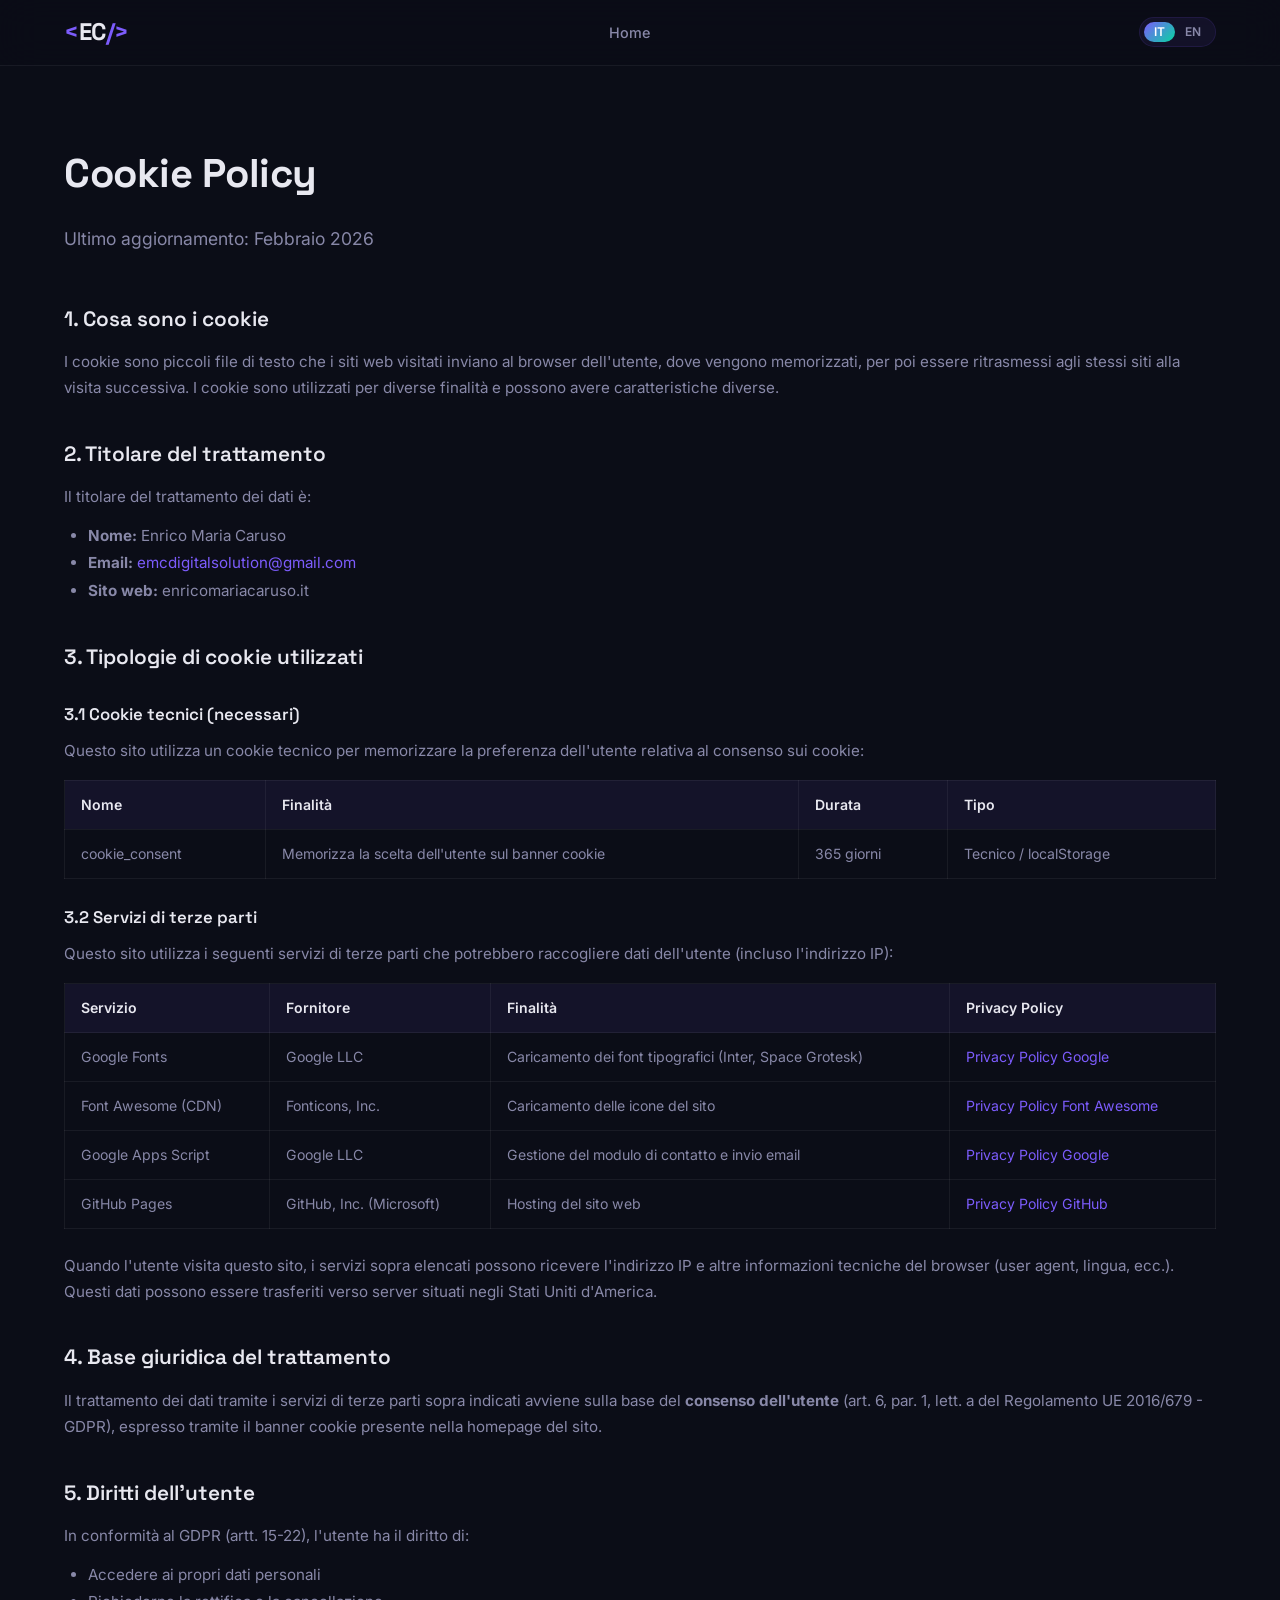
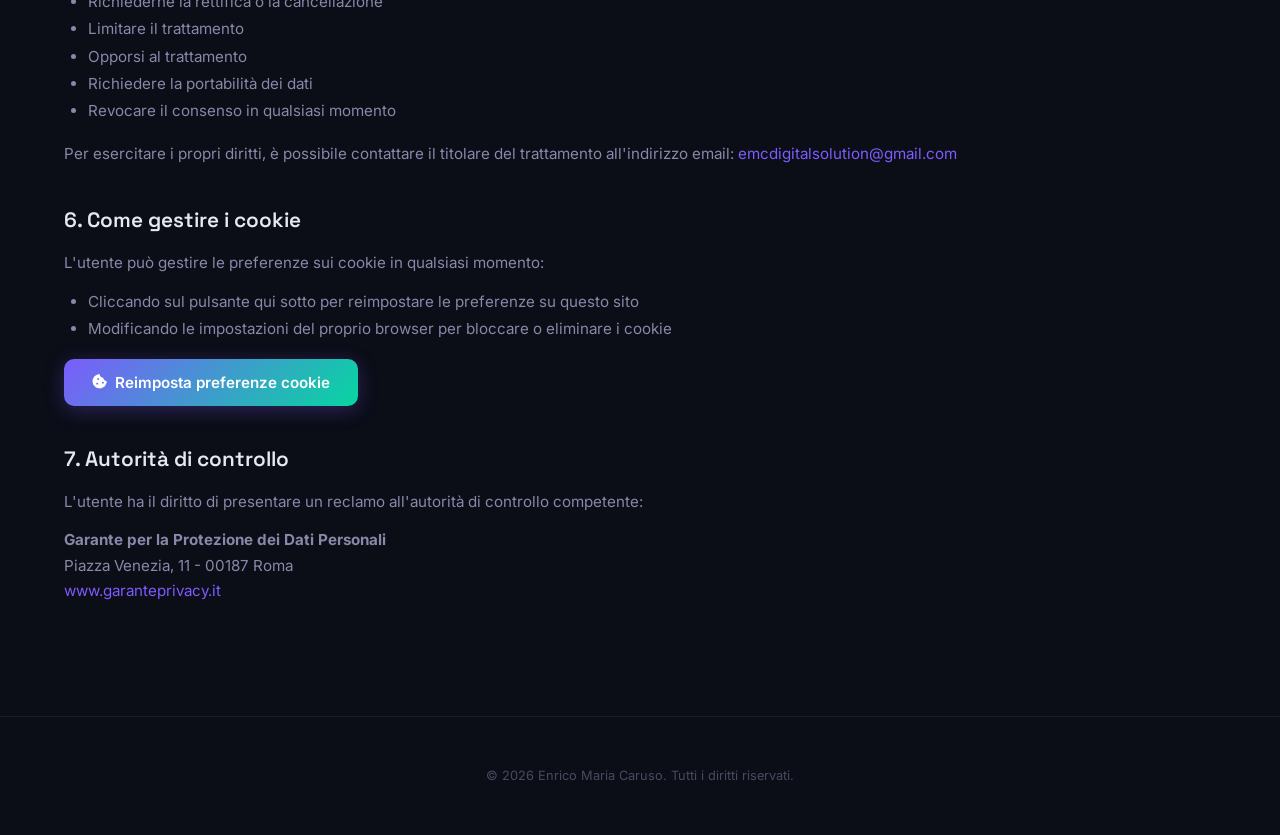
<file: cookie-policy.html>
<!DOCTYPE html>
<html lang="it">
<head>
  <meta charset="UTF-8">
  <meta name="viewport" content="width=device-width, initial-scale=1.0">
  <title>Cookie Policy - Enrico Maria Caruso</title>
  <meta name="robots" content="noindex, follow">
  <link rel="canonical" href="https://www.enricomariacaruso.it/cookie-policy.html">
  <link rel="icon" type="image/svg+xml" href="favicon.svg">
  <link rel="stylesheet" href="style.css">
  <link rel="preconnect" href="https://fonts.googleapis.com">
  <link rel="preconnect" href="https://fonts.gstatic.com" crossorigin>
  <link href="https://fonts.googleapis.com/css2?family=Inter:wght@300;400;500;600&family=Space+Grotesk:wght@500;600;700&display=swap" rel="stylesheet">
  <link rel="stylesheet" href="https://cdnjs.cloudflare.com/ajax/libs/font-awesome/6.5.1/css/all.min.css">
</head>
<body>

  <nav class="navbar scrolled" id="navbar">
    <div class="nav-container">
      <a href="index.html" class="nav-logo">
        <span class="logo-bracket">&lt;</span>EC<span class="logo-bracket">/&gt;</span>
      </a>
      <ul class="nav-links" id="navLinks">
        <li><a href="index.html">Home</a></li>
      </ul>
      <button class="lang-switch" id="langSwitch" aria-label="Cambia lingua" data-i18n-aria="langswitch-aria">
        <span class="lang-option active" data-lang="it">IT</span>
        <span class="lang-option" data-lang="en">EN</span>
      </button>
    </div>
  </nav>

  <section class="section" style="padding-top: 140px;">
    <div class="container">
      <h1 class="section-title" data-i18n="cookie.page-title">Cookie Policy</h1>
      <p class="section-subtitle" data-i18n="cookie.last-update">Ultimo aggiornamento: Febbraio 2026</p>

      <div class="policy-content">

        <h2 data-i18n="cookie.h2-1">1. Cosa sono i cookie</h2>
        <p data-i18n="cookie.p1">I cookie sono piccoli file di testo che i siti web visitati inviano al browser dell'utente, dove vengono memorizzati, per poi essere ritrasmessi agli stessi siti alla visita successiva. I cookie sono utilizzati per diverse finalit&agrave; e possono avere caratteristiche diverse.</p>

        <h2 data-i18n="cookie.h2-2">2. Titolare del trattamento</h2>
        <p data-i18n="cookie.p2">Il titolare del trattamento dei dati &egrave;:</p>
        <ul>
          <li><strong data-i18n="cookie.p2-name">Nome:</strong> Enrico Maria Caruso</li>
          <li><strong data-i18n="cookie.p2-email">Email:</strong> <a href="mailto:emcdigitalsolution@gmail.com">emcdigitalsolution@gmail.com</a></li>
          <li><strong data-i18n="cookie.p2-site">Sito web:</strong> enricomariacaruso.it</li>
        </ul>

        <h2 data-i18n="cookie.h2-3">3. Tipologie di cookie utilizzati</h2>

        <h3 data-i18n="cookie.h3-31">3.1 Cookie tecnici (necessari)</h3>
        <p data-i18n="cookie.p31">Questo sito utilizza un cookie tecnico per memorizzare la preferenza dell'utente relativa al consenso sui cookie:</p>
        <table class="policy-table">
          <thead>
            <tr>
              <th data-i18n="cookie.th-name">Nome</th>
              <th data-i18n="cookie.th-purpose">Finalit&agrave;</th>
              <th data-i18n="cookie.th-duration">Durata</th>
              <th data-i18n="cookie.th-type">Tipo</th>
            </tr>
          </thead>
          <tbody>
            <tr>
              <td>cookie_consent</td>
              <td data-i18n="cookie.td-purpose">Memorizza la scelta dell'utente sul banner cookie</td>
              <td data-i18n="cookie.td-duration">365 giorni</td>
              <td data-i18n="cookie.td-type">Tecnico / localStorage</td>
            </tr>
          </tbody>
        </table>

        <h3 data-i18n="cookie.h3-32">3.2 Servizi di terze parti</h3>
        <p data-i18n="cookie.p32">Questo sito utilizza i seguenti servizi di terze parti che potrebbero raccogliere dati dell'utente (incluso l'indirizzo IP):</p>

        <table class="policy-table">
          <thead>
            <tr>
              <th data-i18n="cookie.th-service">Servizio</th>
              <th data-i18n="cookie.th-provider">Fornitore</th>
              <th data-i18n="cookie.th-purpose">Finalit&agrave;</th>
              <th data-i18n="cookie.th-privacy">Privacy Policy</th>
            </tr>
          </thead>
          <tbody>
            <tr>
              <td>Google Fonts</td>
              <td>Google LLC</td>
              <td data-i18n="cookie.td-gfonts-purpose">Caricamento dei font tipografici (Inter, Space Grotesk)</td>
              <td><a href="https://policies.google.com/privacy" target="_blank" rel="noopener">Privacy Policy Google</a></td>
            </tr>
            <tr>
              <td>Font Awesome (CDN)</td>
              <td>Fonticons, Inc.</td>
              <td data-i18n="cookie.td-fa-purpose">Caricamento delle icone del sito</td>
              <td><a href="https://fontawesome.com/privacy" target="_blank" rel="noopener">Privacy Policy Font Awesome</a></td>
            </tr>
            <tr>
              <td>Google Apps Script</td>
              <td>Google LLC</td>
              <td data-i18n="cookie.td-fs-purpose">Gestione del modulo di contatto e invio email</td>
              <td><a href="https://policies.google.com/privacy" target="_blank" rel="noopener">Privacy Policy Google</a></td>
            </tr>
            <tr>
              <td>GitHub Pages</td>
              <td>GitHub, Inc. (Microsoft)</td>
              <td data-i18n="cookie.td-gh-purpose">Hosting del sito web</td>
              <td><a href="https://docs.github.com/en/site-policy/privacy-policies/github-general-privacy-statement" target="_blank" rel="noopener">Privacy Policy GitHub</a></td>
            </tr>
          </tbody>
        </table>

        <p data-i18n="cookie.p32-extra">Quando l'utente visita questo sito, i servizi sopra elencati possono ricevere l'indirizzo IP e altre informazioni tecniche del browser (user agent, lingua, ecc.). Questi dati possono essere trasferiti verso server situati negli Stati Uniti d'America.</p>

        <h2 data-i18n="cookie.h2-4">4. Base giuridica del trattamento</h2>
        <p data-i18n-html="cookie.p4-html">Il trattamento dei dati tramite i servizi di terze parti sopra indicati avviene sulla base del <strong>consenso dell'utente</strong> (art. 6, par. 1, lett. a del Regolamento UE 2016/679 - GDPR), espresso tramite il banner cookie presente nella homepage del sito.</p>

        <h2 data-i18n="cookie.h2-5">5. Diritti dell'utente</h2>
        <p data-i18n="cookie.p5">In conformit&agrave; al GDPR (artt. 15-22), l'utente ha il diritto di:</p>
        <ul>
          <li data-i18n="cookie.right1">Accedere ai propri dati personali</li>
          <li data-i18n="cookie.right2">Richiederne la rettifica o la cancellazione</li>
          <li data-i18n="cookie.right3">Limitare il trattamento</li>
          <li data-i18n="cookie.right4">Opporsi al trattamento</li>
          <li data-i18n="cookie.right5">Richiedere la portabilit&agrave; dei dati</li>
          <li data-i18n="cookie.right6">Revocare il consenso in qualsiasi momento</li>
        </ul>
        <p data-i18n-html="cookie.p5-contact">Per esercitare i propri diritti, &egrave; possibile contattare il titolare del trattamento all'indirizzo email: <a href="mailto:emcdigitalsolution@gmail.com">emcdigitalsolution@gmail.com</a></p>

        <h2 data-i18n="cookie.h2-6">6. Come gestire i cookie</h2>
        <p data-i18n="cookie.p6">L'utente pu&ograve; gestire le preferenze sui cookie in qualsiasi momento:</p>
        <ul>
          <li data-i18n="cookie.manage1">Cliccando sul pulsante qui sotto per reimpostare le preferenze su questo sito</li>
          <li data-i18n="cookie.manage2">Modificando le impostazioni del proprio browser per bloccare o eliminare i cookie</li>
        </ul>
        <p>
          <button class="btn btn-primary" onclick="localStorage.removeItem('cookie_consent'); window.location.href='index.html';">
            <i class="fas fa-cookie-bite"></i> <span data-i18n="cookie.btn-reset">Reimposta preferenze cookie</span>
          </button>
        </p>

        <h2 data-i18n="cookie.h2-7">7. Autorit&agrave; di controllo</h2>
        <p data-i18n="cookie.p7">L'utente ha il diritto di presentare un reclamo all'autorit&agrave; di controllo competente:</p>
        <p data-i18n-html="cookie.p7-authority-html"><strong>Garante per la Protezione dei Dati Personali</strong><br>
        Piazza Venezia, 11 - 00187 Roma<br>
        <a href="https://www.garanteprivacy.it" target="_blank" rel="noopener">www.garanteprivacy.it</a></p>

      </div>
    </div>
  </section>

  <footer class="footer">
    <div class="container">
      <div class="footer-content">
        <p class="footer-copy">&copy; <script>document.write(new Date().getFullYear())</script> Enrico Maria Caruso. <span data-i18n="footer.rights">Tutti i diritti riservati.</span></p>
      </div>
    </div>
  </footer>

  <script src="i18n.js"></script>
</body>
</html>
</file>
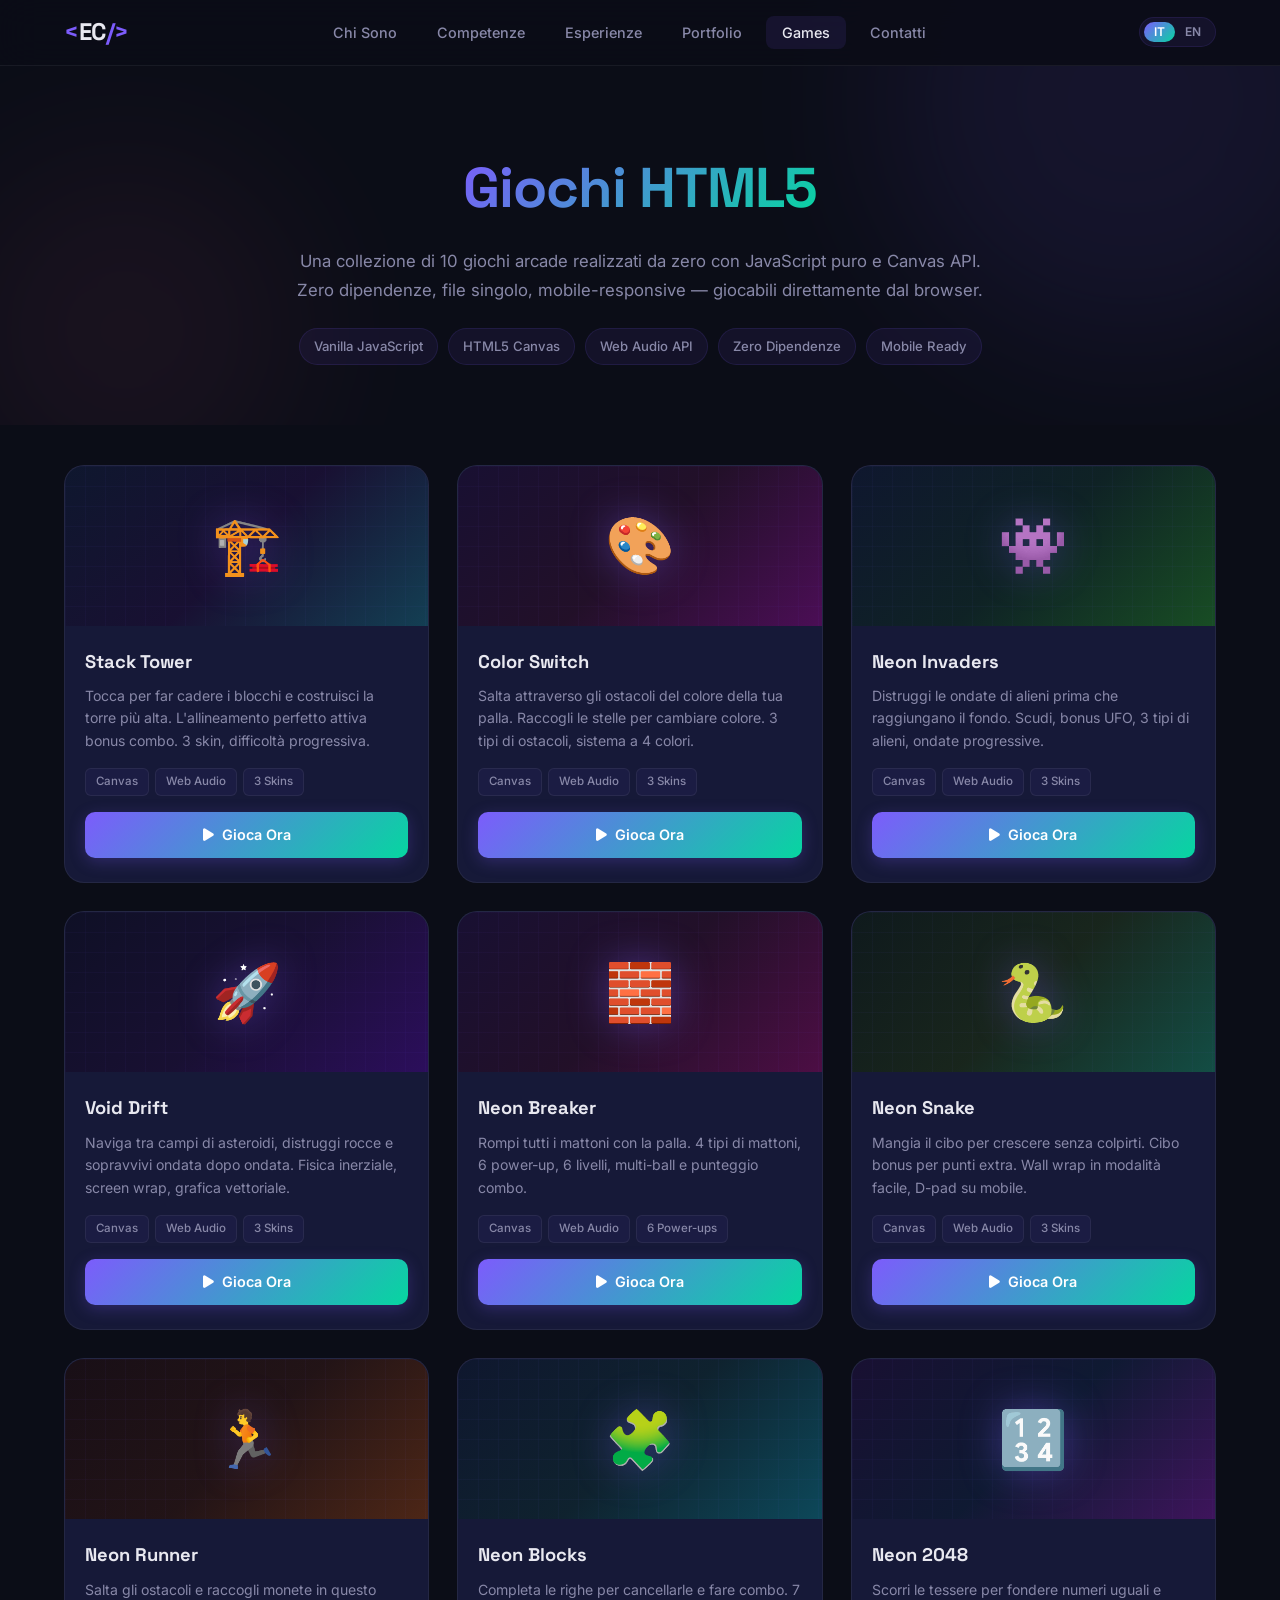
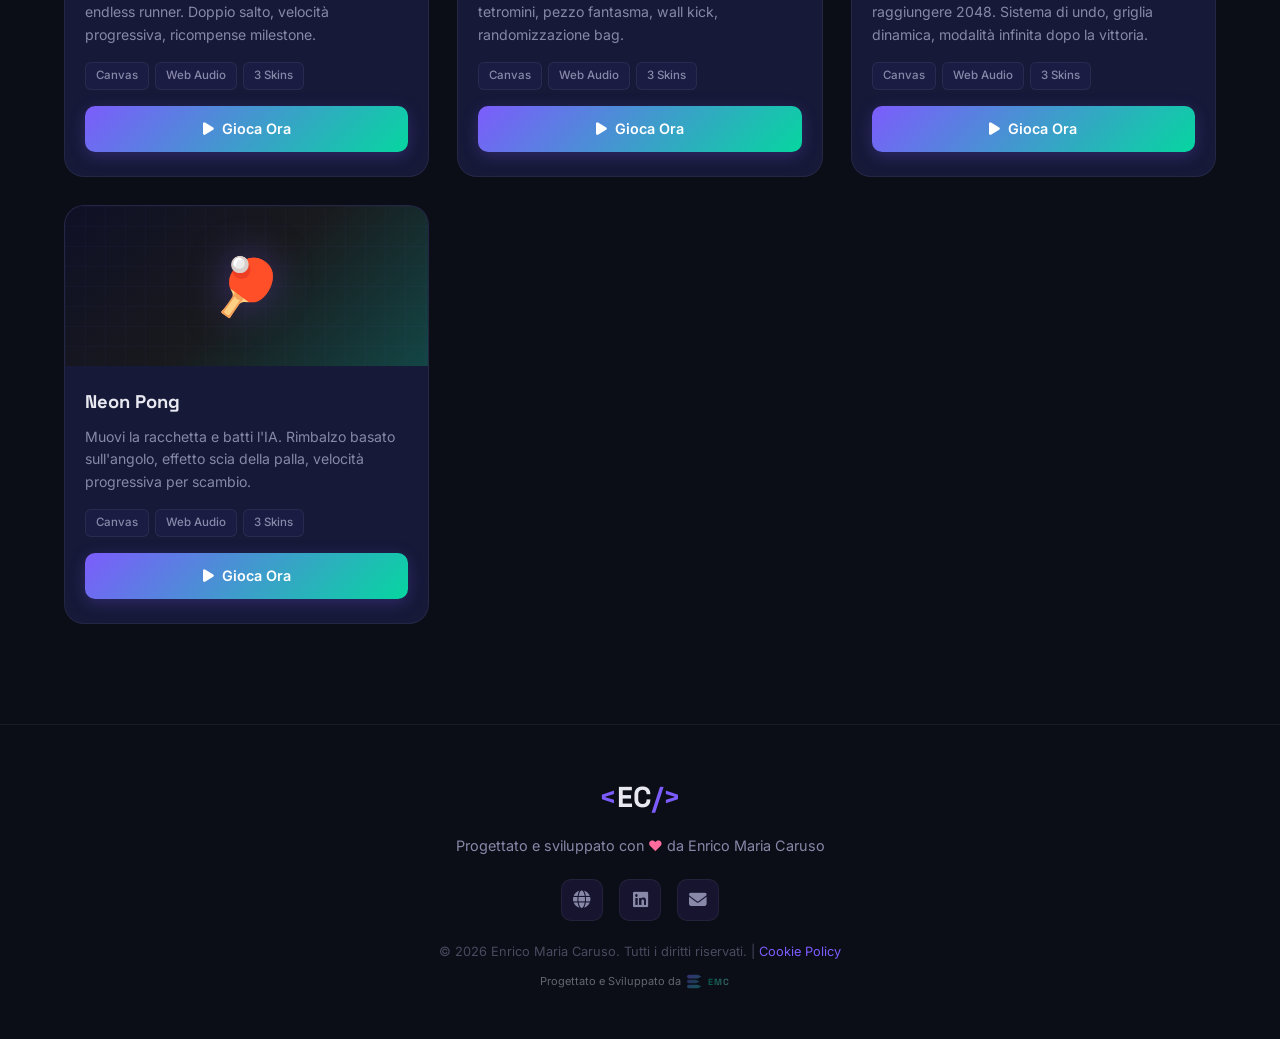
<file: games.html>
<!DOCTYPE html>
<html lang="it">
<head>
  <meta charset="UTF-8">
  <meta name="viewport" content="width=device-width, initial-scale=1.0">
  <title>Giochi HTML5 - Enrico Maria Caruso</title>
  <meta name="description" content="Una collezione di 10 giochi HTML5 realizzati con JavaScript puro e Canvas API. Zero dipendenze, mobile-ready, giocabili da qualsiasi browser.">
  <meta name="author" content="Enrico Maria Caruso">
  <meta property="og:title" content="Giochi HTML5 - Enrico Maria Caruso">
  <meta property="og:description" content="10 giochi HTML5 realizzati con JS puro e Canvas API. Gioca ora!">
  <meta property="og:type" content="website">
  <link rel="canonical" href="https://www.enricomariacaruso.it/games.html">
  <link rel="icon" type="image/svg+xml" href="favicon.svg">
  <link rel="stylesheet" href="style.css">
  <link rel="preconnect" href="https://fonts.googleapis.com">
  <link rel="preconnect" href="https://fonts.gstatic.com" crossorigin>
  <link href="https://fonts.googleapis.com/css2?family=Inter:wght@300;400;500;600&family=Space+Grotesk:wght@500;600;700&display=swap" rel="stylesheet">
  <link rel="stylesheet" href="https://cdnjs.cloudflare.com/ajax/libs/font-awesome/6.5.1/css/all.min.css">
  <style>
    /* ===== Games Page Specific ===== */
    .games-hero {
      padding: 140px 24px 60px;
      text-align: center;
      position: relative;
      overflow: hidden;
    }

    .games-hero-bg {
      position: absolute;
      inset: 0;
      overflow: hidden;
    }

    .games-hero-bg .hero-shape {
      position: absolute;
      border-radius: 50%;
      filter: blur(80px);
      opacity: 0.3;
    }

    .games-hero-bg .hero-shape-1 {
      width: 500px;
      height: 500px;
      background: rgba(124, 92, 252, 0.3);
      top: -150px;
      right: -100px;
      animation: float1 20s ease-in-out infinite;
    }

    .games-hero-bg .hero-shape-2 {
      width: 350px;
      height: 350px;
      background: rgba(255, 107, 157, 0.2);
      bottom: -80px;
      left: -50px;
      animation: float2 25s ease-in-out infinite;
    }

    .games-hero-content {
      position: relative;
      z-index: 1;
      max-width: 700px;
      margin: 0 auto;
    }

    .games-hero-content h1 {
      font-family: var(--font-heading);
      font-size: clamp(2rem, 5vw, 3.5rem);
      font-weight: 700;
      margin-bottom: 12px;
      letter-spacing: -1px;
    }

    .games-hero-content p {
      color: var(--text-secondary);
      font-size: 1.05rem;
      margin-bottom: 24px;
      line-height: 1.7;
    }

    .tech-badges {
      display: flex;
      gap: 10px;
      justify-content: center;
      flex-wrap: wrap;
    }

    .tech-badges span {
      padding: 6px 14px;
      background: rgba(124, 92, 252, 0.08);
      border: 1px solid var(--border-color);
      border-radius: 20px;
      font-size: 0.82rem;
      color: var(--text-secondary);
      font-weight: 500;
    }

    /* ===== Games Grid ===== */
    .games-section {
      padding: 40px 0 100px;
    }

    .games-grid {
      display: grid;
      grid-template-columns: repeat(3, 1fr);
      gap: 28px;
      max-width: 1200px;
      margin: 0 auto;
      padding: 0 24px;
    }

    .game-card {
      background: var(--bg-card);
      border: 1px solid var(--border-subtle);
      border-radius: var(--radius-lg);
      overflow: hidden;
      transition: all var(--transition);
      display: flex;
      flex-direction: column;
    }

    .game-card:hover {
      border-color: var(--border-color);
      transform: translateY(-6px);
      box-shadow: var(--shadow-glow);
    }

    .game-preview {
      height: 160px;
      display: flex;
      align-items: center;
      justify-content: center;
      position: relative;
      overflow: hidden;
    }

    .game-preview .game-emoji {
      font-size: 3.5rem;
      position: relative;
      z-index: 1;
      filter: drop-shadow(0 0 20px rgba(124, 92, 252, 0.4));
    }

    .game-preview::before {
      content: '';
      position: absolute;
      inset: 0;
      opacity: 0.6;
    }

    /* Individual game gradients */
    .game-card:nth-child(1) .game-preview::before { background: linear-gradient(135deg, #0a1628 0%, #1a0a2e 50%, #00f5d4 200%); }
    .game-card:nth-child(2) .game-preview::before { background: linear-gradient(135deg, #1a0a2e 0%, #2a0a1e 50%, #f700ff 200%); }
    .game-card:nth-child(3) .game-preview::before { background: linear-gradient(135deg, #0a1628 0%, #0a2818 50%, #39ff14 200%); }
    .game-card:nth-child(4) .game-preview::before { background: linear-gradient(135deg, #0a0a1a 0%, #1a0a2e 50%, #7b00ff 200%); }
    .game-card:nth-child(5) .game-preview::before { background: linear-gradient(135deg, #1a0a2e 0%, #2a0a1e 50%, #ff00aa 200%); }
    .game-card:nth-child(6) .game-preview::before { background: linear-gradient(135deg, #0a1a0a 0%, #1a2e0a 50%, #00f5d4 200%); }
    .game-card:nth-child(7) .game-preview::before { background: linear-gradient(135deg, #1a0800 0%, #2a1000 50%, #ff6d00 200%); }
    .game-card:nth-child(8) .game-preview::before { background: linear-gradient(135deg, #0a1628 0%, #0a2828 50%, #00e5ff 200%); }
    .game-card:nth-child(9) .game-preview::before { background: linear-gradient(135deg, #1a0a2e 0%, #0a1a2e 50%, #f700ff 200%); }
    .game-card:nth-child(10) .game-preview::before { background: linear-gradient(135deg, #0a0a1a 0%, #1a1a0a 50%, #00f5d4 200%); }

    .game-preview::after {
      content: '';
      position: absolute;
      inset: 0;
      background-image:
        linear-gradient(rgba(124, 92, 252, 0.04) 1px, transparent 1px),
        linear-gradient(90deg, rgba(124, 92, 252, 0.04) 1px, transparent 1px);
      background-size: 20px 20px;
    }

    .game-body {
      padding: 20px 20px 24px;
      flex: 1;
      display: flex;
      flex-direction: column;
    }

    .game-body h3 {
      font-family: var(--font-heading);
      font-size: 1.15rem;
      font-weight: 700;
      margin-bottom: 8px;
    }

    .game-body p {
      color: var(--text-secondary);
      font-size: 0.88rem;
      line-height: 1.6;
      margin-bottom: 16px;
      flex: 1;
    }

    .game-tags {
      display: flex;
      flex-wrap: wrap;
      gap: 6px;
      margin-bottom: 16px;
    }

    .game-tags span {
      padding: 3px 10px;
      background: rgba(124, 92, 252, 0.06);
      border: 1px solid var(--border-subtle);
      border-radius: 6px;
      font-size: 0.72rem;
      color: var(--text-secondary);
      font-weight: 500;
    }

    .game-play-btn {
      display: flex;
      align-items: center;
      justify-content: center;
      gap: 8px;
      padding: 11px 20px;
      background: var(--gradient-main);
      border: none;
      border-radius: 10px;
      color: #fff;
      font-family: var(--font-body);
      font-size: 0.9rem;
      font-weight: 600;
      text-decoration: none;
      cursor: pointer;
      transition: all var(--transition);
      box-shadow: 0 4px 16px rgba(124, 92, 252, 0.25);
    }

    .game-play-btn:hover {
      color: #fff;
      transform: translateY(-2px);
      box-shadow: 0 6px 24px rgba(124, 92, 252, 0.4);
    }

    /* ===== Nav active state for Games ===== */
    .nav-links a.active {
      color: var(--text-primary);
      background: rgba(124, 92, 252, 0.1);
    }

    /* ===== Responsive ===== */
    @media (max-width: 1024px) {
      .games-grid {
        grid-template-columns: repeat(2, 1fr);
      }
    }

    @media (max-width: 768px) {
      .games-hero {
        padding: 120px 20px 40px;
      }

      .games-grid {
        grid-template-columns: 1fr;
        max-width: 420px;
      }
    }
  </style>
</head>
<body>

  <!-- Navigation -->
  <nav class="navbar scrolled" id="navbar">
    <div class="nav-container">
      <a href="index.html" class="nav-logo">
        <span class="logo-bracket">&lt;</span>EC<span class="logo-bracket">/&gt;</span>
      </a>
      <ul class="nav-links" id="navLinks">
        <li><a href="index.html#chi-sono" data-i18n="nav.chi-sono">Chi Sono</a></li>
        <li><a href="index.html#competenze" data-i18n="nav.competenze">Competenze</a></li>
        <li><a href="index.html#esperienze" data-i18n="nav.esperienze">Esperienze</a></li>
        <li><a href="index.html#portfolio" data-i18n="nav.portfolio">Portfolio</a></li>
        <li><a href="games.html" class="active" data-i18n="nav.games">Games</a></li>
        <li><a href="index.html#contatti" data-i18n="nav.contatti">Contatti</a></li>
      </ul>
      <button class="lang-switch" id="langSwitch" aria-label="Cambia lingua" data-i18n-aria="langswitch-aria">
        <span class="lang-option active" data-lang="it">IT</span>
        <span class="lang-option" data-lang="en">EN</span>
      </button>
      <button class="nav-toggle" id="navToggle" aria-label="Menu">
        <span></span>
        <span></span>
        <span></span>
      </button>
    </div>
  </nav>

  <!-- Hero -->
  <section class="games-hero">
    <div class="games-hero-bg">
      <div class="hero-shape hero-shape-1"></div>
      <div class="hero-shape hero-shape-2"></div>
    </div>
    <div class="games-hero-content">
      <h1><span class="gradient-text">Giochi HTML5</span></h1>
      <p data-i18n="games.hero-desc">Una collezione di 10 giochi arcade realizzati da zero con JavaScript puro e Canvas API. Zero dipendenze, file singolo, mobile-responsive &mdash; giocabili direttamente dal browser.</p>
      <div class="tech-badges">
        <span>Vanilla JavaScript</span>
        <span>HTML5 Canvas</span>
        <span>Web Audio API</span>
        <span data-i18n="games.zero-deps">Zero Dipendenze</span>
        <span data-i18n="games.mobile">Mobile Ready</span>
      </div>
    </div>
  </section>

  <!-- Games Grid -->
  <section class="games-section">
    <div class="games-grid">

      <!-- 1. Stack Tower -->
      <div class="game-card fade-in">
        <div class="game-preview">
          <div class="game-emoji">&#127959;&#65039;</div>
        </div>
        <div class="game-body">
          <h3>Stack Tower</h3>
          <p data-i18n="games.stack-desc">Tocca per far cadere i blocchi e costruisci la torre pi&ugrave; alta. L'allineamento perfetto attiva bonus combo. 3 skin, difficolt&agrave; progressiva.</p>
          <div class="game-tags">
            <span>Canvas</span><span>Web Audio</span><span>3 Skins</span>
          </div>
          <a href="https://enrix84.github.io/stack-tower/" target="_blank" rel="noopener" class="game-play-btn">
            <i class="fas fa-play"></i> <span data-i18n="games.play">Gioca Ora</span>
          </a>
        </div>
      </div>

      <!-- 2. Color Switch -->
      <div class="game-card fade-in">
        <div class="game-preview">
          <div class="game-emoji">&#127912;</div>
        </div>
        <div class="game-body">
          <h3>Color Switch</h3>
          <p data-i18n="games.color-desc">Salta attraverso gli ostacoli del colore della tua palla. Raccogli le stelle per cambiare colore. 3 tipi di ostacoli, sistema a 4 colori.</p>
          <div class="game-tags">
            <span>Canvas</span><span>Web Audio</span><span>3 Skins</span>
          </div>
          <a href="https://enrix84.github.io/color-switch/" target="_blank" rel="noopener" class="game-play-btn">
            <i class="fas fa-play"></i> <span data-i18n="games.play">Gioca Ora</span>
          </a>
        </div>
      </div>

      <!-- 3. Neon Invaders -->
      <div class="game-card fade-in">
        <div class="game-preview">
          <div class="game-emoji">&#128126;</div>
        </div>
        <div class="game-body">
          <h3>Neon Invaders</h3>
          <p data-i18n="games.invaders-desc">Distruggi le ondate di alieni prima che raggiungano il fondo. Scudi, bonus UFO, 3 tipi di alieni, ondate progressive.</p>
          <div class="game-tags">
            <span>Canvas</span><span>Web Audio</span><span>3 Skins</span>
          </div>
          <a href="https://enrix84.github.io/neon-invaders/" target="_blank" rel="noopener" class="game-play-btn">
            <i class="fas fa-play"></i> <span data-i18n="games.play">Gioca Ora</span>
          </a>
        </div>
      </div>

      <!-- 4. Void Drift -->
      <div class="game-card fade-in">
        <div class="game-preview">
          <div class="game-emoji">&#128640;</div>
        </div>
        <div class="game-body">
          <h3>Void Drift</h3>
          <p data-i18n="games.void-desc">Naviga tra campi di asteroidi, distruggi rocce e sopravvivi ondata dopo ondata. Fisica inerziale, screen wrap, grafica vettoriale.</p>
          <div class="game-tags">
            <span>Canvas</span><span>Web Audio</span><span>3 Skins</span>
          </div>
          <a href="https://enrix84.github.io/void-drift/" target="_blank" rel="noopener" class="game-play-btn">
            <i class="fas fa-play"></i> <span data-i18n="games.play">Gioca Ora</span>
          </a>
        </div>
      </div>

      <!-- 5. Neon Breaker -->
      <div class="game-card fade-in">
        <div class="game-preview">
          <div class="game-emoji">&#129521;</div>
        </div>
        <div class="game-body">
          <h3>Neon Breaker</h3>
          <p data-i18n="games.breaker-desc">Rompi tutti i mattoni con la palla. 4 tipi di mattoni, 6 power-up, 6 livelli, multi-ball e punteggio combo.</p>
          <div class="game-tags">
            <span>Canvas</span><span>Web Audio</span><span>6 Power-ups</span>
          </div>
          <a href="https://enrix84.github.io/neon-breaker/" target="_blank" rel="noopener" class="game-play-btn">
            <i class="fas fa-play"></i> <span data-i18n="games.play">Gioca Ora</span>
          </a>
        </div>
      </div>

      <!-- 6. Neon Snake -->
      <div class="game-card fade-in">
        <div class="game-preview">
          <div class="game-emoji">&#128013;</div>
        </div>
        <div class="game-body">
          <h3>Neon Snake</h3>
          <p data-i18n="games.snake-desc">Mangia il cibo per crescere senza colpirti. Cibo bonus per punti extra. Wall wrap in modalit&agrave; facile, D-pad su mobile.</p>
          <div class="game-tags">
            <span>Canvas</span><span>Web Audio</span><span>3 Skins</span>
          </div>
          <a href="https://enrix84.github.io/neon-snake/" target="_blank" rel="noopener" class="game-play-btn">
            <i class="fas fa-play"></i> <span data-i18n="games.play">Gioca Ora</span>
          </a>
        </div>
      </div>

      <!-- 7. Neon Runner -->
      <div class="game-card fade-in">
        <div class="game-preview">
          <div class="game-emoji">&#127939;</div>
        </div>
        <div class="game-body">
          <h3>Neon Runner</h3>
          <p data-i18n="games.runner-desc">Salta gli ostacoli e raccogli monete in questo endless runner. Doppio salto, velocit&agrave; progressiva, ricompense milestone.</p>
          <div class="game-tags">
            <span>Canvas</span><span>Web Audio</span><span>3 Skins</span>
          </div>
          <a href="https://enrix84.github.io/neon-runner/" target="_blank" rel="noopener" class="game-play-btn">
            <i class="fas fa-play"></i> <span data-i18n="games.play">Gioca Ora</span>
          </a>
        </div>
      </div>

      <!-- 8. Neon Blocks -->
      <div class="game-card fade-in">
        <div class="game-preview">
          <div class="game-emoji">&#129513;</div>
        </div>
        <div class="game-body">
          <h3>Neon Blocks</h3>
          <p data-i18n="games.blocks-desc">Completa le righe per cancellarle e fare combo. 7 tetromini, pezzo fantasma, wall kick, randomizzazione bag.</p>
          <div class="game-tags">
            <span>Canvas</span><span>Web Audio</span><span>3 Skins</span>
          </div>
          <a href="https://enrix84.github.io/neon-blocks/" target="_blank" rel="noopener" class="game-play-btn">
            <i class="fas fa-play"></i> <span data-i18n="games.play">Gioca Ora</span>
          </a>
        </div>
      </div>

      <!-- 9. Neon 2048 -->
      <div class="game-card fade-in">
        <div class="game-preview">
          <div class="game-emoji">&#128290;</div>
        </div>
        <div class="game-body">
          <h3>Neon 2048</h3>
          <p data-i18n="games.2048-desc">Scorri le tessere per fondere numeri uguali e raggiungere 2048. Sistema di undo, griglia dinamica, modalit&agrave; infinita dopo la vittoria.</p>
          <div class="game-tags">
            <span>Canvas</span><span>Web Audio</span><span>3 Skins</span>
          </div>
          <a href="https://enrix84.github.io/neon-2048/" target="_blank" rel="noopener" class="game-play-btn">
            <i class="fas fa-play"></i> <span data-i18n="games.play">Gioca Ora</span>
          </a>
        </div>
      </div>

      <!-- 10. Neon Pong -->
      <div class="game-card fade-in">
        <div class="game-preview">
          <div class="game-emoji">&#127955;</div>
        </div>
        <div class="game-body">
          <h3>Neon Pong</h3>
          <p data-i18n="games.pong-desc">Muovi la racchetta e batti l'IA. Rimbalzo basato sull'angolo, effetto scia della palla, velocit&agrave; progressiva per scambio.</p>
          <div class="game-tags">
            <span>Canvas</span><span>Web Audio</span><span>3 Skins</span>
          </div>
          <a href="https://enrix84.github.io/neon-pong/" target="_blank" rel="noopener" class="game-play-btn">
            <i class="fas fa-play"></i> <span data-i18n="games.play">Gioca Ora</span>
          </a>
        </div>
      </div>

    </div>
  </section>

  <!-- Footer -->
  <footer class="footer">
    <div class="container">
      <div class="footer-content">
        <div class="footer-logo">
          <span class="logo-bracket">&lt;</span>EC<span class="logo-bracket">/&gt;</span>
        </div>
        <p class="footer-text" data-i18n-html="footer.text-html">Progettato e sviluppato con <span class="heart">&hearts;</span> da Enrico Maria Caruso</p>
        <div class="footer-social">
          <a href="https://www.emcdigitalsolutions.it" target="_blank" rel="noopener" aria-label="EMC Digital Solutions">
            <i class="fas fa-globe"></i>
          </a>
          <a href="https://www.linkedin.com/in/enrico-maria-caruso-56660729/" target="_blank" rel="noopener" aria-label="LinkedIn">
            <i class="fab fa-linkedin"></i>
          </a>
          <a href="mailto:emcdigitalsolution@gmail.com" aria-label="Email">
            <i class="fas fa-envelope"></i>
          </a>
        </div>
        <p class="footer-copy">&copy; <script>document.write(new Date().getFullYear())</script> Enrico Maria Caruso. <span data-i18n="footer.rights">Tutti i diritti riservati.</span> | <a href="cookie-policy.html">Cookie Policy</a></p>
        <a href="https://www.enricomariacaruso.it" target="_blank" rel="noopener" title="Progettato e Sviluppato da Enrico Maria Caruso" style="margin-top:10px;display:flex;align-items:center;justify-content:center;gap:6px;opacity:0.4;font-size:11px;text-decoration:none;color:inherit;"><span data-i18n="footer.designed-by">Progettato e Sviluppato da</span> <svg xmlns="http://www.w3.org/2000/svg" viewBox="0 0 120 40" height="18"><defs><linearGradient id="emcG" x1="0" y1="0" x2="120" y2="40" gradientUnits="userSpaceOnUse"><stop offset="0%" stop-color="#7c5cfc"/><stop offset="45%" stop-color="#06d6a0"/><stop offset="100%" stop-color="#e8e8f0"/></linearGradient><linearGradient id="emcIG" x1="0" y1="0" x2="40" y2="40" gradientUnits="userSpaceOnUse"><stop offset="0%" stop-color="#7c5cfc"/><stop offset="100%" stop-color="#06d6a0"/></linearGradient></defs><path d="M4,4 H24 L32,8 L24,12 H4 A4,4 0 0,1 4,4Z" fill="url(#emcIG)"/><path d="M4,15 H20 L28,19 L20,23 H4 A4,4 0 0,1 4,15Z" fill="url(#emcIG)" opacity="0.85"/><path d="M4,26 H24 L32,30 L24,34 H4 A4,4 0 0,1 4,26Z" fill="url(#emcIG)"/><text x="46" y="27" font-family="'Space Grotesk','Segoe UI','Helvetica Neue',Arial,sans-serif" font-size="20" font-weight="700" fill="url(#emcG)" letter-spacing="3">EMC</text></svg></a>
      </div>
    </div>
  </footer>

  <!-- Back to Top -->
  <button class="back-to-top" id="backToTop" aria-label="Torna su" data-i18n-aria="backtop-aria">
    <i class="fas fa-chevron-up"></i>
  </button>

  <script src="i18n.js"></script>
  <script>
    // Mobile nav toggle
    const navToggle = document.getElementById('navToggle');
    const navLinks = document.getElementById('navLinks');
    navToggle.addEventListener('click', () => {
      navLinks.classList.toggle('open');
      navToggle.classList.toggle('active');
    });
    navLinks.querySelectorAll('a').forEach(link => {
      link.addEventListener('click', () => {
        navLinks.classList.remove('open');
        navToggle.classList.remove('active');
      });
    });

    // Back to top
    const backToTop = document.getElementById('backToTop');
    window.addEventListener('scroll', () => {
      backToTop.classList.toggle('visible', window.scrollY > 300);
    });
    backToTop.addEventListener('click', () => {
      window.scrollTo({ top: 0, behavior: 'smooth' });
    });

    // Fade-in observer
    const observer = new IntersectionObserver((entries) => {
      entries.forEach(entry => {
        if (entry.isIntersecting) {
          entry.target.classList.add('visible');
        }
      });
    }, { threshold: 0.1 });
    document.querySelectorAll('.fade-in').forEach(el => observer.observe(el));
  </script>
</body>
</html>
</file>
<file: style.css>
/* ===== CSS Variables ===== */
:root {
  --bg-primary: #0b0d17;
  --bg-secondary: #10122a;
  --bg-card: #161938;
  --bg-card-hover: #1c2045;
  --text-primary: #e8e8f0;
  --text-secondary: #8888a8;
  --accent-primary: #7c5cfc;
  --accent-secondary: #06d6a0;
  --accent-pink: #ff6b9d;
  --gradient-main: linear-gradient(135deg, #7c5cfc 0%, #06d6a0 100%);
  --gradient-warm: linear-gradient(135deg, #ff6b9d 0%, #ffa726 100%);
  --gradient-cool: linear-gradient(135deg, #667eea 0%, #764ba2 100%);
  --border-color: rgba(124, 92, 252, 0.12);
  --border-subtle: rgba(255, 255, 255, 0.06);
  --shadow-card: 0 4px 24px rgba(0, 0, 0, 0.3);
  --shadow-glow: 0 0 30px rgba(124, 92, 252, 0.15);
  --radius: 12px;
  --radius-lg: 20px;
  --transition: 0.3s cubic-bezier(0.4, 0, 0.2, 1);
  --font-heading: 'Space Grotesk', sans-serif;
  --font-body: 'Inter', sans-serif;
}

/* ===== Reset & Base ===== */
*, *::before, *::after {
  margin: 0;
  padding: 0;
  box-sizing: border-box;
}

html {
  scroll-behavior: smooth;
  scroll-padding-top: 80px;
}

body {
  font-family: var(--font-body);
  background: var(--bg-primary);
  color: var(--text-primary);
  line-height: 1.7;
  overflow-x: hidden;
  -webkit-font-smoothing: antialiased;
}

a {
  color: var(--accent-primary);
  text-decoration: none;
  transition: color var(--transition);
}

a:hover {
  color: var(--accent-secondary);
}

img {
  max-width: 100%;
  display: block;
}

::selection {
  background: rgba(124, 92, 252, 0.3);
  color: #fff;
}

.container {
  max-width: 1200px;
  margin: 0 auto;
  padding: 0 24px;
}

/* ===== Navigation ===== */
.navbar {
  position: fixed;
  top: 0;
  left: 0;
  right: 0;
  z-index: 1000;
  padding: 20px 0;
  transition: all var(--transition);
}

.navbar.scrolled {
  background: rgba(11, 13, 23, 0.92);
  backdrop-filter: blur(20px);
  -webkit-backdrop-filter: blur(20px);
  padding: 12px 0;
  border-bottom: 1px solid var(--border-subtle);
}

.nav-container {
  max-width: 1200px;
  margin: 0 auto;
  padding: 0 24px;
  display: flex;
  align-items: center;
  justify-content: space-between;
}

.nav-logo {
  font-family: var(--font-heading);
  font-size: 1.5rem;
  font-weight: 700;
  color: var(--text-primary);
  letter-spacing: -0.5px;
}

.logo-bracket {
  color: var(--accent-primary);
}

.nav-links {
  display: flex;
  list-style: none;
  gap: 8px;
}

.nav-links a {
  color: var(--text-secondary);
  font-size: 0.9rem;
  font-weight: 500;
  padding: 8px 16px;
  border-radius: 8px;
  transition: all var(--transition);
}

.nav-links a:hover,
.nav-links a.active {
  color: var(--text-primary);
  background: rgba(124, 92, 252, 0.1);
}

.nav-toggle {
  display: none;
  flex-direction: column;
  gap: 5px;
  background: none;
  border: none;
  cursor: pointer;
  padding: 4px;
}

.nav-toggle span {
  width: 24px;
  height: 2px;
  background: var(--text-primary);
  border-radius: 2px;
  transition: all var(--transition);
}

.nav-toggle.active span:nth-child(1) {
  transform: rotate(45deg) translate(5px, 5px);
}

.nav-toggle.active span:nth-child(2) {
  opacity: 0;
}

.nav-toggle.active span:nth-child(3) {
  transform: rotate(-45deg) translate(5px, -5px);
}

/* ===== Hero ===== */
.hero {
  min-height: 100vh;
  display: flex;
  align-items: center;
  justify-content: center;
  position: relative;
  overflow: hidden;
  padding: 120px 24px 80px;
}

.hero-bg {
  position: absolute;
  inset: 0;
  overflow: hidden;
}

.hero-shape {
  position: absolute;
  border-radius: 50%;
  filter: blur(80px);
  opacity: 0.4;
}

.hero-shape-1 {
  width: 600px;
  height: 600px;
  background: rgba(124, 92, 252, 0.3);
  top: -200px;
  right: -100px;
  animation: float1 20s ease-in-out infinite;
}

.hero-shape-2 {
  width: 400px;
  height: 400px;
  background: rgba(6, 214, 160, 0.2);
  bottom: -100px;
  left: -50px;
  animation: float2 25s ease-in-out infinite;
}

.hero-shape-3 {
  width: 300px;
  height: 300px;
  background: rgba(255, 107, 157, 0.15);
  top: 50%;
  left: 50%;
  animation: float3 18s ease-in-out infinite;
}

.hero-grid {
  position: absolute;
  inset: 0;
  background-image:
    linear-gradient(rgba(124, 92, 252, 0.03) 1px, transparent 1px),
    linear-gradient(90deg, rgba(124, 92, 252, 0.03) 1px, transparent 1px);
  background-size: 60px 60px;
  mask-image: radial-gradient(ellipse at center, black 20%, transparent 70%);
  -webkit-mask-image: radial-gradient(ellipse at center, black 20%, transparent 70%);
}

.hero-content {
  text-align: center;
  position: relative;
  z-index: 1;
  max-width: 800px;
}

.hero-greeting {
  font-size: 1.1rem;
  color: var(--accent-secondary);
  font-weight: 500;
  margin-bottom: 8px;
  letter-spacing: 2px;
  text-transform: uppercase;
}

.hero-name {
  font-family: var(--font-heading);
  font-size: clamp(2.5rem, 6vw, 4.5rem);
  font-weight: 700;
  line-height: 1.1;
  margin-bottom: 16px;
  letter-spacing: -1px;
}

.gradient-text {
  background: var(--gradient-main);
  -webkit-background-clip: text;
  -webkit-text-fill-color: transparent;
  background-clip: text;
}

.hero-title {
  font-size: clamp(1.1rem, 2.5vw, 1.5rem);
  color: var(--text-secondary);
  font-weight: 400;
  margin-bottom: 16px;
}

.hero-subtitle {
  font-size: 1rem;
  color: var(--text-secondary);
  max-width: 550px;
  margin: 0 auto 32px;
  line-height: 1.8;
}

.hero-buttons {
  display: flex;
  gap: 16px;
  justify-content: center;
  flex-wrap: wrap;
  margin-bottom: 40px;
}

.btn {
  display: inline-flex;
  align-items: center;
  gap: 8px;
  padding: 14px 28px;
  border-radius: 10px;
  font-family: var(--font-body);
  font-size: 0.95rem;
  font-weight: 600;
  cursor: pointer;
  transition: all var(--transition);
  border: none;
}

.btn-primary {
  background: var(--gradient-main);
  color: #fff;
  box-shadow: 0 4px 20px rgba(124, 92, 252, 0.3);
}

.btn-primary:hover {
  transform: translateY(-2px);
  box-shadow: 0 8px 30px rgba(124, 92, 252, 0.4);
  color: #fff;
}

.btn-outline {
  background: transparent;
  color: var(--text-primary);
  border: 1.5px solid var(--border-color);
}

.btn-outline:hover {
  border-color: var(--accent-primary);
  background: rgba(124, 92, 252, 0.08);
  color: var(--text-primary);
  transform: translateY(-2px);
}

.hero-tech {
  display: flex;
  gap: 12px;
  justify-content: center;
  flex-wrap: wrap;
}

.hero-tech span {
  padding: 6px 14px;
  background: rgba(124, 92, 252, 0.08);
  border: 1px solid var(--border-color);
  border-radius: 20px;
  font-size: 0.8rem;
  color: var(--text-secondary);
  font-weight: 500;
}

.scroll-indicator {
  position: absolute;
  bottom: 32px;
  left: 50%;
  transform: translateX(-50%);
  z-index: 1;
}

.scroll-mouse {
  width: 24px;
  height: 38px;
  border: 2px solid var(--text-secondary);
  border-radius: 12px;
  display: flex;
  justify-content: center;
  padding-top: 6px;
  opacity: 0.5;
  transition: opacity var(--transition);
}

.scroll-mouse:hover {
  opacity: 1;
}

.scroll-wheel {
  width: 3px;
  height: 8px;
  background: var(--accent-primary);
  border-radius: 2px;
  animation: scrollWheel 2s ease-in-out infinite;
}

/* ===== Section Base ===== */
.section {
  padding: 100px 0;
}

.section-alt {
  background: var(--bg-secondary);
}

.section-title {
  font-family: var(--font-heading);
  font-size: clamp(1.8rem, 4vw, 2.5rem);
  font-weight: 700;
  margin-bottom: 16px;
  letter-spacing: -0.5px;
}

.section-number {
  color: var(--accent-primary);
  font-size: 0.9em;
  font-weight: 600;
  margin-right: 8px;
}

.section-subtitle {
  color: var(--text-secondary);
  font-size: 1.1rem;
  margin-bottom: 48px;
}

.subsection-title {
  font-family: var(--font-heading);
  font-size: 1.5rem;
  font-weight: 600;
  margin: 64px 0 32px;
  display: flex;
  align-items: center;
  gap: 12px;
  color: var(--text-primary);
}

.subsection-title i {
  color: var(--accent-primary);
}

/* ===== About Section ===== */
.about-grid {
  display: grid;
  grid-template-columns: 1.2fr 1fr;
  gap: 48px;
  align-items: start;
  margin-top: 48px;
}

.about-text p {
  color: var(--text-secondary);
  margin-bottom: 16px;
  font-size: 1.02rem;
}

.about-text strong {
  color: var(--text-primary);
  font-weight: 600;
}

.about-card {
  background: var(--bg-card);
  border: 1px solid var(--border-subtle);
  border-radius: var(--radius-lg);
  padding: 32px;
  margin-bottom: 24px;
}

.about-avatar {
  width: 80px;
  height: 80px;
  border-radius: 50%;
  background: var(--gradient-main);
  padding: 3px;
  margin-bottom: 24px;
  overflow: hidden;
}

.about-avatar img {
  width: 100%;
  height: 100%;
  border-radius: 50%;
  object-fit: cover;
}

.about-details {
  display: flex;
  flex-direction: column;
  gap: 14px;
}

.about-detail {
  display: flex;
  align-items: center;
  gap: 12px;
  color: var(--text-secondary);
  font-size: 0.92rem;
}

.about-detail i {
  color: var(--accent-primary);
  width: 18px;
  text-align: center;
  font-size: 0.9rem;
}

.about-detail a {
  color: var(--text-secondary);
}

.about-detail a:hover {
  color: var(--accent-primary);
}

.about-stats {
  display: grid;
  grid-template-columns: repeat(3, 1fr);
  gap: 16px;
}

.stat-item {
  background: var(--bg-card);
  border: 1px solid var(--border-subtle);
  border-radius: var(--radius);
  padding: 20px 16px;
  text-align: center;
}

.stat-number {
  font-family: var(--font-heading);
  font-size: 2rem;
  font-weight: 700;
  background: var(--gradient-main);
  -webkit-background-clip: text;
  -webkit-text-fill-color: transparent;
  background-clip: text;
}

.stat-plus {
  font-family: var(--font-heading);
  font-size: 1.5rem;
  font-weight: 700;
  background: var(--gradient-main);
  -webkit-background-clip: text;
  -webkit-text-fill-color: transparent;
  background-clip: text;
}

.stat-label {
  display: block;
  font-size: 0.78rem;
  color: var(--text-secondary);
  margin-top: 4px;
  font-weight: 500;
}

/* ===== Skills Section ===== */
.skills-grid {
  display: grid;
  grid-template-columns: repeat(3, 1fr);
  gap: 24px;
  margin-top: 48px;
}

.skill-card {
  background: var(--bg-card);
  border: 1px solid var(--border-subtle);
  border-radius: var(--radius-lg);
  padding: 32px;
  transition: all var(--transition);
}

.skill-card:hover {
  border-color: var(--border-color);
  transform: translateY(-4px);
  box-shadow: var(--shadow-glow);
}

.skill-icon {
  width: 48px;
  height: 48px;
  border-radius: 12px;
  background: rgba(124, 92, 252, 0.1);
  display: flex;
  align-items: center;
  justify-content: center;
  margin-bottom: 20px;
  font-size: 1.2rem;
  color: var(--accent-primary);
}

.skill-card h3 {
  font-family: var(--font-heading);
  font-size: 1.15rem;
  font-weight: 600;
  margin-bottom: 16px;
}

.skill-tags {
  display: flex;
  flex-wrap: wrap;
  gap: 8px;
}

.skill-tags span {
  padding: 5px 12px;
  background: rgba(124, 92, 252, 0.06);
  border: 1px solid var(--border-subtle);
  border-radius: 6px;
  font-size: 0.82rem;
  color: var(--text-secondary);
  font-weight: 500;
  transition: all var(--transition);
}

.skill-card:hover .skill-tags span {
  border-color: var(--border-color);
}

/* ===== Experience Timeline ===== */
.timeline {
  position: relative;
  margin-top: 48px;
  padding-left: 40px;
}

.timeline::before {
  content: '';
  position: absolute;
  left: 12px;
  top: 8px;
  bottom: 8px;
  width: 2px;
  background: linear-gradient(to bottom, var(--accent-primary), var(--accent-secondary), transparent);
}

.timeline-item {
  position: relative;
  margin-bottom: 36px;
}

.timeline-item:last-child {
  margin-bottom: 0;
}

.timeline-marker {
  position: absolute;
  left: -34px;
  top: 8px;
  width: 14px;
  height: 14px;
  border-radius: 50%;
  background: var(--bg-primary);
  border: 2px solid var(--accent-primary);
  z-index: 1;
}

.timeline-marker.current {
  background: var(--accent-primary);
  box-shadow: 0 0 12px rgba(124, 92, 252, 0.5);
}

.timeline-content {
  background: var(--bg-card);
  border: 1px solid var(--border-subtle);
  border-radius: var(--radius);
  padding: 24px;
  transition: all var(--transition);
}

.timeline-content:hover {
  border-color: var(--border-color);
  box-shadow: var(--shadow-glow);
}

.timeline-badge {
  display: inline-block;
  padding: 4px 12px;
  background: var(--gradient-main);
  border-radius: 20px;
  font-size: 0.75rem;
  font-weight: 600;
  color: #fff;
  margin-bottom: 8px;
  letter-spacing: 0.5px;
}

.timeline-date {
  color: var(--accent-primary);
  font-size: 0.85rem;
  font-weight: 600;
  margin-bottom: 8px;
}

.timeline-content h3 {
  font-family: var(--font-heading);
  font-size: 1.1rem;
  font-weight: 600;
  margin-bottom: 6px;
}

.timeline-company {
  color: var(--text-secondary);
  font-size: 0.9rem;
  margin-bottom: 8px;
}

.timeline-company i {
  color: var(--accent-primary);
  margin-right: 6px;
  font-size: 0.85rem;
}

.timeline-content > p:last-child {
  color: var(--text-secondary);
  font-size: 0.92rem;
  line-height: 1.6;
}

/* ===== Education ===== */
.education-grid {
  display: grid;
  grid-template-columns: repeat(3, 1fr);
  gap: 24px;
}

.education-card {
  background: var(--bg-card);
  border: 1px solid var(--border-subtle);
  border-radius: var(--radius);
  padding: 24px;
  transition: all var(--transition);
}

.education-card:hover {
  border-color: var(--border-color);
  transform: translateY(-3px);
}

.edu-year {
  font-family: var(--font-heading);
  font-size: 2rem;
  font-weight: 700;
  background: var(--gradient-main);
  -webkit-background-clip: text;
  -webkit-text-fill-color: transparent;
  background-clip: text;
  margin-bottom: 12px;
}

.education-card h4 {
  font-family: var(--font-heading);
  font-size: 1rem;
  font-weight: 600;
  margin-bottom: 8px;
  line-height: 1.4;
}

.projects-grid {
  display: grid;
  grid-template-columns: minmax(0, 720px);
  gap: 24px;
}

.sn-project h4 a {
  color: var(--text-primary);
  text-decoration: none;
}

.sn-project h4 a:hover {
  color: var(--accent-primary);
}

.sn-project .edu-institution {
  line-height: 1.6;
  margin-bottom: 14px;
}

.project-link {
  display: inline-flex;
  align-items: center;
  gap: 8px;
  color: var(--accent-primary);
  font-size: 0.9rem;
  font-weight: 500;
  text-decoration: none;
}

.project-link:hover {
  text-decoration: underline;
  text-underline-offset: 3px;
}

.edu-institution {
  color: var(--text-secondary);
  font-size: 0.88rem;
  margin-bottom: 4px;
}

.edu-score {
  color: var(--accent-secondary);
  font-size: 0.85rem;
  font-weight: 600;
}

/* ===== Portfolio ===== */
.portfolio-grid {
  display: grid;
  grid-template-columns: 1fr;
  gap: 40px;
  margin-top: 48px;
}

.project-card {
  display: grid;
  grid-template-columns: 1.1fr 1fr;
  gap: 32px;
  background: var(--bg-card);
  border: 1px solid var(--border-subtle);
  border-radius: var(--radius-lg);
  overflow: hidden;
  transition: all var(--transition);
}

.project-card:hover {
  border-color: var(--border-color);
  box-shadow: var(--shadow-glow);
  transform: translateY(-4px);
}

.project-card:nth-child(even) {
  direction: rtl;
}

.project-card:nth-child(even) > * {
  direction: ltr;
}

/* Browser Mockup */
.browser-mockup {
  border-radius: var(--radius-lg) 0 0 var(--radius-lg);
  overflow: hidden;
  display: flex;
  flex-direction: column;
}

.project-card:nth-child(even) .browser-mockup {
  border-radius: 0 var(--radius-lg) var(--radius-lg) 0;
}

.browser-header {
  background: #1e1e2e;
  padding: 12px 16px;
  display: flex;
  align-items: center;
  gap: 12px;
}

.browser-dots {
  display: flex;
  gap: 6px;
}

.dot-red, .dot-yellow, .dot-green {
  width: 10px;
  height: 10px;
  border-radius: 50%;
}

.dot-red { background: #ff5f57; }
.dot-yellow { background: #ffbd2e; }
.dot-green { background: #28ca41; }

.browser-url {
  flex: 1;
  background: rgba(255, 255, 255, 0.06);
  padding: 6px 12px;
  border-radius: 6px;
  font-size: 0.75rem;
  color: var(--text-secondary);
  display: flex;
  align-items: center;
  gap: 6px;
}

.browser-url i {
  font-size: 0.65rem;
  color: var(--accent-secondary);
}

.browser-content {
  flex: 1;
  display: flex;
  align-items: center;
  justify-content: center;
  min-height: 260px;
  overflow: hidden;
  background: #0d0d1a;
}

.browser-screenshot {
  width: 100%;
  display: block;
}

.mockup-inner {
  text-align: center;
  padding: 24px;
}

/* Grandi Firme Mockup */
.mockup-grandifirme {
  background: linear-gradient(145deg, #1a1a1a 0%, #2a1810 100%);
}

.mockup-logo-gf {
  font-family: var(--font-heading);
  font-size: 2.5rem;
  font-weight: 700;
  color: #d4a84b;
  margin-bottom: 8px;
  text-shadow: 0 2px 20px rgba(212, 168, 75, 0.3);
}

.mockup-title-gf {
  font-family: 'Georgia', serif;
  font-size: 1.2rem;
  color: #d4a84b;
  margin-bottom: 4px;
}

.mockup-sub-gf {
  font-size: 0.78rem;
  color: rgba(255, 255, 255, 0.5);
  margin-bottom: 16px;
}

.mockup-brands {
  display: flex;
  gap: 8px;
  justify-content: center;
  flex-wrap: wrap;
}

.mockup-brands span {
  padding: 3px 10px;
  border: 1px solid rgba(212, 168, 75, 0.3);
  border-radius: 4px;
  font-size: 0.65rem;
  color: rgba(212, 168, 75, 0.7);
}

/* Prenoty Mockup */
.mockup-prenoty {
  background: linear-gradient(145deg, #0a1628 0%, #1a0a2e 100%);
}

.mockup-icon-prenoty {
  font-size: 2.5rem;
  color: #3b82f6;
  margin-bottom: 12px;
}

.mockup-title-prenoty {
  font-family: var(--font-heading);
  font-size: 1.8rem;
  font-weight: 700;
  color: #fff;
  margin-bottom: 4px;
}

.mockup-sub-prenoty {
  font-size: 0.85rem;
  color: rgba(255, 255, 255, 0.5);
  margin-bottom: 16px;
}

.mockup-features {
  display: flex;
  gap: 16px;
  justify-content: center;
}

.mockup-features span {
  display: flex;
  align-items: center;
  gap: 6px;
  font-size: 0.72rem;
  color: rgba(255, 255, 255, 0.6);
}

.mockup-features i {
  color: #3b82f6;
  font-size: 0.7rem;
}

/* Project Info */
.project-info {
  padding: 32px;
  display: flex;
  flex-direction: column;
  justify-content: center;
}

.project-info h3 {
  font-family: var(--font-heading);
  font-size: 1.4rem;
  font-weight: 700;
  margin-bottom: 12px;
}

.project-info > p {
  color: var(--text-secondary);
  font-size: 0.92rem;
  margin-bottom: 20px;
  line-height: 1.7;
}

.project-tech {
  display: flex;
  flex-wrap: wrap;
  gap: 8px;
  margin-bottom: 20px;
}

.project-tech span {
  padding: 4px 12px;
  background: rgba(124, 92, 252, 0.08);
  border: 1px solid var(--border-color);
  border-radius: 6px;
  font-size: 0.78rem;
  color: var(--accent-primary);
  font-weight: 500;
}

.project-links {
  display: flex;
  gap: 16px;
  flex-wrap: wrap;
}

.project-link {
  display: inline-flex;
  align-items: center;
  gap: 6px;
  font-size: 0.88rem;
  font-weight: 600;
  color: var(--text-primary);
  transition: color var(--transition);
}

.project-link:hover {
  color: var(--accent-primary);
}

.project-link i {
  font-size: 0.85rem;
}

.private-badge {
  color: var(--text-secondary);
  font-weight: 500;
  cursor: default;
}

/* ===== Contact Section ===== */
.contact-grid {
  display: grid;
  grid-template-columns: 1fr 1.3fr;
  gap: 48px;
  margin-top: 48px;
}

.contact-info {
  display: flex;
  flex-direction: column;
  gap: 28px;
}

.contact-item {
  display: flex;
  align-items: flex-start;
  gap: 16px;
}

.contact-icon {
  width: 48px;
  height: 48px;
  min-width: 48px;
  border-radius: 12px;
  background: rgba(124, 92, 252, 0.1);
  display: flex;
  align-items: center;
  justify-content: center;
  color: var(--accent-primary);
  font-size: 1.1rem;
}

.contact-item h4 {
  font-family: var(--font-heading);
  font-size: 0.95rem;
  font-weight: 600;
  margin-bottom: 2px;
}

.contact-item a,
.contact-item span {
  color: var(--text-secondary);
  font-size: 0.9rem;
}

.contact-item a:hover {
  color: var(--accent-primary);
}

.contact-form {
  background: var(--bg-card);
  border: 1px solid var(--border-subtle);
  border-radius: var(--radius-lg);
  padding: 36px;
}

.form-group {
  margin-bottom: 20px;
}

.form-group label {
  display: block;
  font-size: 0.88rem;
  font-weight: 500;
  margin-bottom: 6px;
  color: var(--text-primary);
}

.form-group input,
.form-group textarea {
  width: 100%;
  padding: 12px 16px;
  background: rgba(255, 255, 255, 0.04);
  border: 1px solid var(--border-subtle);
  border-radius: 10px;
  color: var(--text-primary);
  font-family: var(--font-body);
  font-size: 0.92rem;
  transition: all var(--transition);
  outline: none;
}

.form-group input::placeholder,
.form-group textarea::placeholder {
  color: rgba(136, 136, 168, 0.5);
}

.form-group input:focus,
.form-group textarea:focus {
  border-color: var(--accent-primary);
  background: rgba(124, 92, 252, 0.04);
  box-shadow: 0 0 0 3px rgba(124, 92, 252, 0.1);
}

.form-group textarea {
  resize: vertical;
  min-height: 120px;
}

.btn-submit {
  width: 100%;
  justify-content: center;
  padding: 16px;
  font-size: 1rem;
}

.btn-submit:disabled {
  opacity: 0.7;
  cursor: not-allowed;
}

.form-status {
  margin-top: 16px;
  text-align: center;
  font-size: 0.9rem;
  font-weight: 500;
}

.form-status.success {
  color: var(--accent-secondary);
}

.form-status.error {
  color: var(--accent-pink);
}

/* ===== Footer ===== */
.footer {
  padding: 48px 0;
  border-top: 1px solid var(--border-subtle);
}

.footer-content {
  text-align: center;
}

.footer-logo {
  font-family: var(--font-heading);
  font-size: 1.8rem;
  font-weight: 700;
  margin-bottom: 12px;
}

.footer-text {
  color: var(--text-secondary);
  font-size: 0.9rem;
  margin-bottom: 20px;
}

.heart {
  color: var(--accent-pink);
}

.footer-social {
  display: flex;
  gap: 16px;
  justify-content: center;
  margin-bottom: 20px;
}

.footer-social a {
  width: 42px;
  height: 42px;
  border-radius: 10px;
  background: rgba(124, 92, 252, 0.1);
  border: 1px solid var(--border-subtle);
  display: flex;
  align-items: center;
  justify-content: center;
  color: var(--text-secondary);
  font-size: 1.1rem;
  transition: all var(--transition);
}

.footer-social a:hover {
  background: var(--accent-primary);
  border-color: var(--accent-primary);
  color: #fff;
  transform: translateY(-3px);
}

.footer-copy {
  color: rgba(136, 136, 168, 0.5);
  font-size: 0.8rem;
}

/* ===== Back to Top ===== */
.back-to-top {
  position: fixed;
  bottom: 32px;
  right: 32px;
  width: 44px;
  height: 44px;
  border-radius: 12px;
  background: var(--gradient-main);
  border: none;
  color: #fff;
  font-size: 1rem;
  cursor: pointer;
  opacity: 0;
  visibility: hidden;
  transform: translateY(20px);
  transition: all var(--transition);
  z-index: 999;
  box-shadow: 0 4px 20px rgba(124, 92, 252, 0.3);
}

.back-to-top.visible {
  opacity: 1;
  visibility: visible;
  transform: translateY(0);
}

.back-to-top:hover {
  transform: translateY(-3px);
  box-shadow: 0 6px 24px rgba(124, 92, 252, 0.4);
}

/* ===== Animations ===== */
.fade-in {
  opacity: 0;
  transform: translateY(30px);
  transition: opacity 0.7s ease, transform 0.7s ease;
}

.fade-in.visible {
  opacity: 1;
  transform: translateY(0);
}

@keyframes float1 {
  0%, 100% { transform: translate(0, 0) scale(1); }
  33% { transform: translate(40px, -50px) scale(1.05); }
  66% { transform: translate(-30px, 30px) scale(0.95); }
}

@keyframes float2 {
  0%, 100% { transform: translate(0, 0) scale(1); }
  33% { transform: translate(-40px, 40px) scale(1.08); }
  66% { transform: translate(50px, -20px) scale(0.92); }
}

@keyframes float3 {
  0%, 100% { transform: translate(-50%, -50%) scale(1); }
  50% { transform: translate(-50%, -50%) scale(1.15); }
}

@keyframes scrollWheel {
  0% { opacity: 1; transform: translateY(0); }
  100% { opacity: 0; transform: translateY(10px); }
}

/* ===== Cookie Banner ===== */
.cookie-banner {
  position: fixed;
  bottom: 0;
  left: 0;
  right: 0;
  z-index: 10000;
  background: rgba(11, 13, 23, 0.97);
  backdrop-filter: blur(20px);
  -webkit-backdrop-filter: blur(20px);
  border-top: 1px solid var(--border-color);
  padding: 20px 24px;
  transform: translateY(100%);
  transition: transform 0.5s cubic-bezier(0.4, 0, 0.2, 1);
}

.cookie-banner.visible {
  transform: translateY(0);
}

.cookie-content {
  max-width: 1200px;
  margin: 0 auto;
  display: flex;
  align-items: center;
  gap: 24px;
}

.cookie-content p {
  flex: 1;
  font-size: 0.88rem;
  color: var(--text-secondary);
  line-height: 1.6;
}

.cookie-content a {
  color: var(--accent-primary);
  text-decoration: underline;
}

.cookie-buttons {
  display: flex;
  gap: 12px;
  flex-shrink: 0;
}

.btn-cookie {
  padding: 10px 24px;
  font-size: 0.85rem;
}

/* ===== Policy Page ===== */
.policy-content {
  margin-top: 32px;
}

.policy-content h2 {
  font-family: var(--font-heading);
  font-size: 1.3rem;
  font-weight: 600;
  margin: 36px 0 12px;
  color: var(--text-primary);
}

.policy-content h3 {
  font-family: var(--font-heading);
  font-size: 1.05rem;
  font-weight: 600;
  margin: 24px 0 10px;
  color: var(--text-primary);
}

.policy-content p {
  color: var(--text-secondary);
  font-size: 0.95rem;
  margin-bottom: 12px;
  line-height: 1.7;
}

.policy-content ul {
  color: var(--text-secondary);
  font-size: 0.95rem;
  margin: 0 0 16px 24px;
  line-height: 1.8;
}

.policy-table {
  width: 100%;
  border-collapse: collapse;
  margin: 16px 0 24px;
  font-size: 0.88rem;
}

.policy-table th,
.policy-table td {
  padding: 12px 16px;
  text-align: left;
  border: 1px solid var(--border-subtle);
}

.policy-table th {
  background: rgba(124, 92, 252, 0.08);
  color: var(--text-primary);
  font-weight: 600;
}

.policy-table td {
  color: var(--text-secondary);
}

@media (max-width: 768px) {
  .cookie-content {
    flex-direction: column;
    text-align: center;
    gap: 16px;
  }

  .cookie-buttons {
    width: 100%;
    justify-content: center;
  }

  .policy-table {
    font-size: 0.78rem;
  }

  .policy-table th,
  .policy-table td {
    padding: 8px 10px;
  }
}

/* ===== Responsive ===== */
@media (max-width: 1024px) {
  .skills-grid {
    grid-template-columns: repeat(2, 1fr);
  }

  .project-card {
    grid-template-columns: 1fr;
  }

  .project-card:nth-child(even) {
    direction: ltr;
  }

  .browser-mockup {
    border-radius: var(--radius-lg) var(--radius-lg) 0 0;
  }

  .project-card:nth-child(even) .browser-mockup {
    border-radius: var(--radius-lg) var(--radius-lg) 0 0;
  }
}

@media (max-width: 768px) {
  .nav-links {
    position: fixed;
    top: 0;
    right: -100%;
    width: 280px;
    height: 100vh;
    background: rgba(11, 13, 23, 0.98);
    backdrop-filter: blur(20px);
    -webkit-backdrop-filter: blur(20px);
    flex-direction: column;
    padding: 100px 32px 32px;
    gap: 4px;
    transition: right var(--transition);
    border-left: 1px solid var(--border-subtle);
  }

  .nav-links.open {
    right: 0;
  }

  .nav-links a {
    font-size: 1rem;
    padding: 12px 16px;
  }

  .nav-toggle {
    display: flex;
    z-index: 1001;
  }

  .hero {
    padding: 100px 20px 60px;
  }

  .about-grid {
    grid-template-columns: 1fr;
    gap: 32px;
  }

  .about-stats {
    grid-template-columns: repeat(3, 1fr);
  }

  .skills-grid {
    grid-template-columns: 1fr;
  }

  .education-grid {
    grid-template-columns: 1fr;
  }

  .timeline {
    padding-left: 32px;
  }

  .timeline::before {
    left: 8px;
  }

  .timeline-marker {
    left: -28px;
    width: 12px;
    height: 12px;
  }

  .contact-grid {
    grid-template-columns: 1fr;
    gap: 32px;
  }

  .contact-form {
    padding: 24px;
  }

  .section {
    padding: 72px 0;
  }

  .back-to-top {
    bottom: 20px;
    right: 20px;
  }
}

@media (max-width: 480px) {
  .hero-name {
    font-size: 2.2rem;
  }

  .hero-buttons {
    flex-direction: column;
    align-items: center;
  }

  .btn {
    width: 100%;
    justify-content: center;
  }

  .about-stats {
    grid-template-columns: 1fr;
  }

  .hero-tech {
    gap: 8px;
  }

  .hero-tech span {
    font-size: 0.72rem;
    padding: 4px 10px;
  }
}

/* ===== Language Switcher ===== */
.lang-switch {
  display: flex;
  align-items: center;
  background: rgba(124, 92, 252, 0.08);
  border: 1px solid var(--border-color);
  border-radius: 20px;
  padding: 4px;
  cursor: pointer;
  gap: 0;
  margin-left: 8px;
  flex-shrink: 0;
}

.lang-option {
  padding: 4px 10px;
  border-radius: 16px;
  font-family: var(--font-body);
  font-size: 0.75rem;
  font-weight: 600;
  color: var(--text-secondary);
  transition: all var(--transition);
  line-height: 1;
}

.lang-option.active {
  background: var(--gradient-main);
  color: #fff;
}

@media (max-width: 768px) {
  .lang-switch {
    position: absolute;
    top: 24px;
    right: 60px;
    margin-left: 0;
  }

  .nav-links.open ~ .lang-switch,
  .nav-container .lang-switch {
    z-index: 1002;
  }
}
</file>
